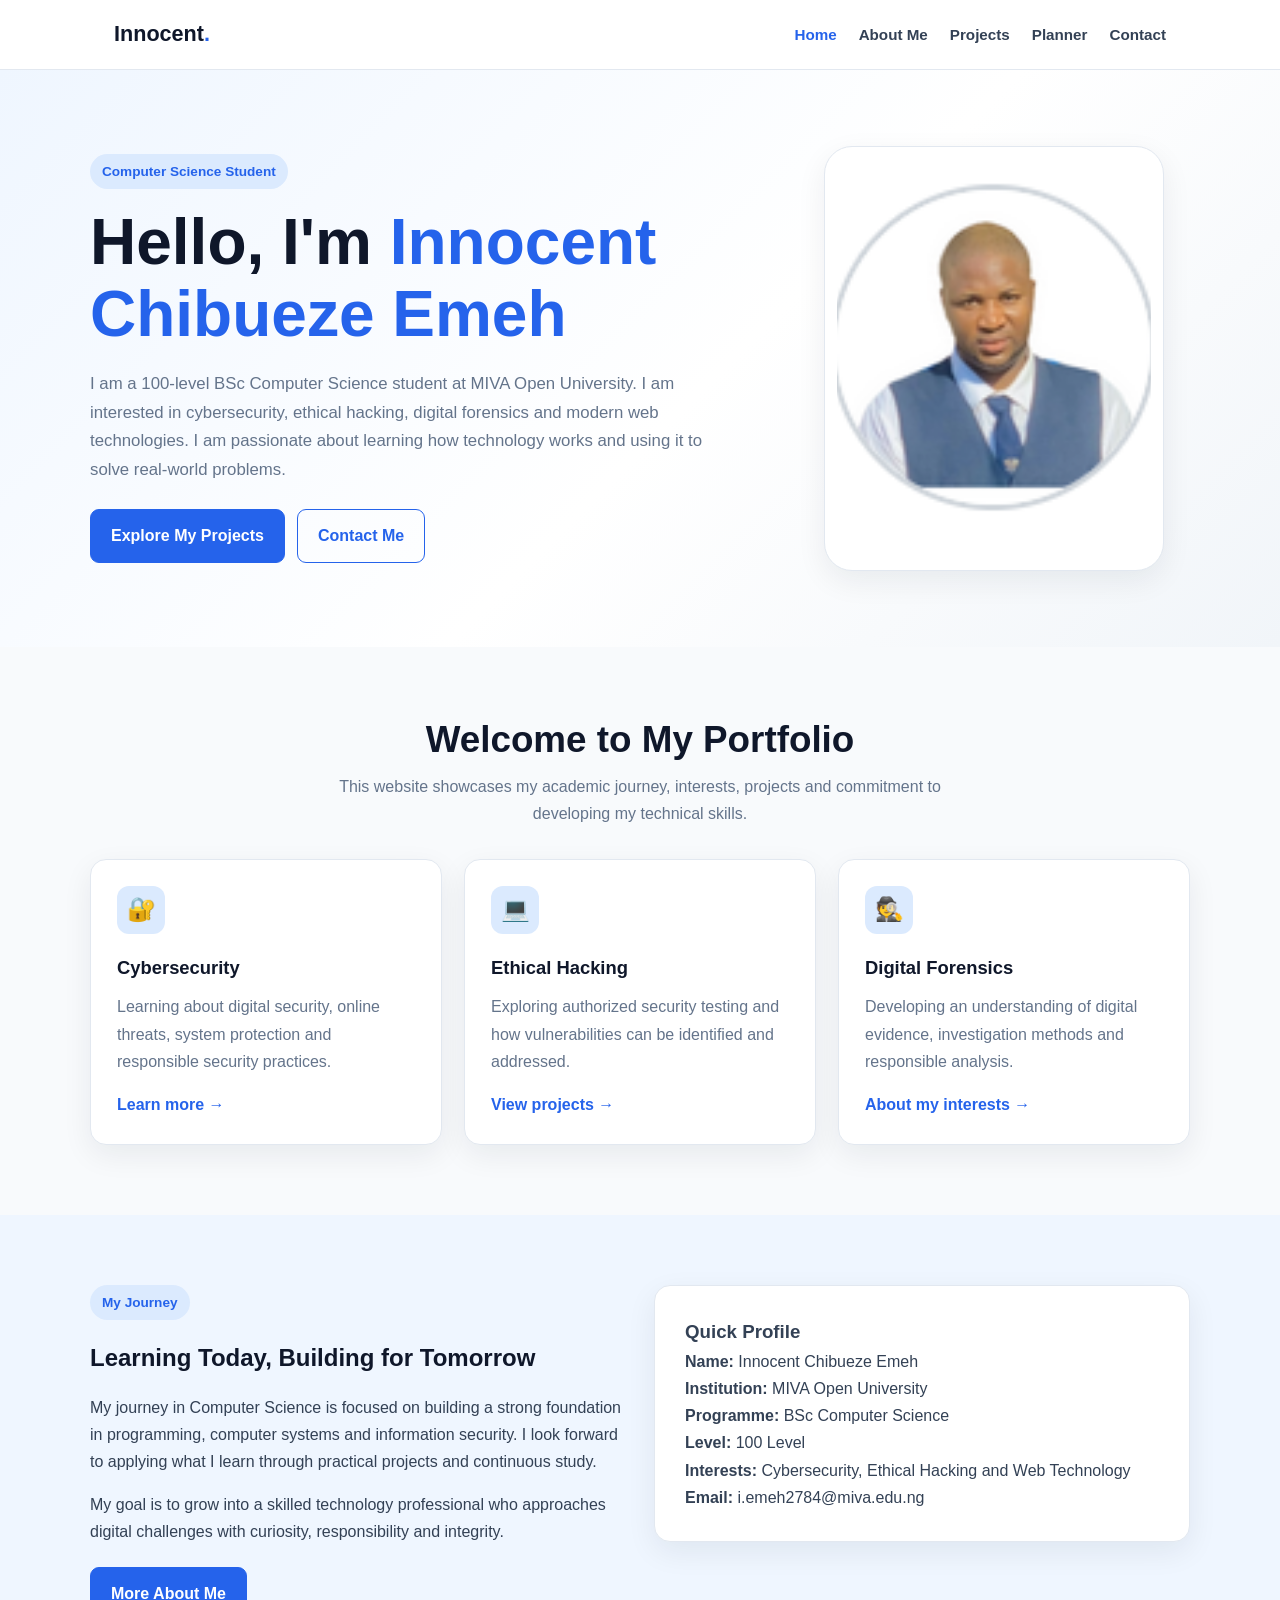
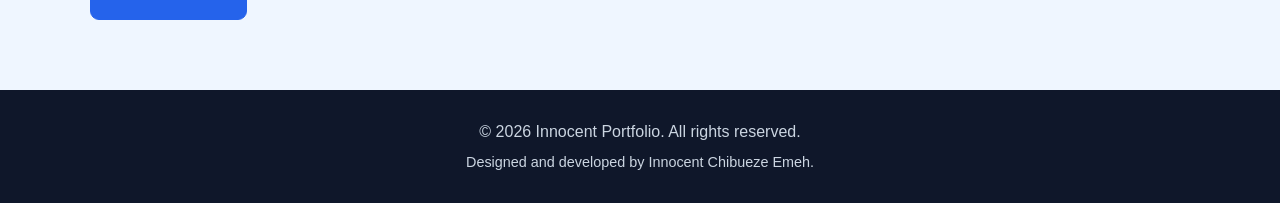
<file: innocent-portfolio/index.html>
<!DOCTYPE html>
<html lang="en">
<head>
    <meta charset="UTF-8">
    <meta name="viewport" content="width=device-width, initial-scale=1.0">
    <meta name="description" content="The personal portfolio of Innocent Chibueze Emeh, a Computer Science student interested in cybersecurity and web technology.">
    <title>Home | Innocent Portfolio</title>
    <link rel="stylesheet" href="css/style.css">
    <script src="js/script.js" defer></script>
</head>
<body>

<header class="site-header">
    <nav class="navbar container">
        <a href="index.html" class="logo">Innocent<span>.</span></a>
        <ul class="nav-links">
            <li><a href="index.html" class="active">Home</a></li>
            <li><a href="about.html">About Me</a></li>
            <li><a href="projects.html">Projects</a></li>
            <li><a href="planner.html">Planner</a></li>
            <li><a href="contact.html">Contact</a></li>
        </ul>
    </nav>
</header>

<main>
    <section class="hero">
        <div class="container hero-grid">
            <div class="hero-content">
                <span class="eyebrow">Computer Science Student</span>
                <h1>Hello, I'm <span>Innocent Chibueze Emeh</span></h1>
                <p>
                    I am a 100-level BSc Computer Science student at MIVA Open University.
                    I am interested in cybersecurity, ethical hacking, digital forensics
                    and modern web technologies. I am passionate about learning how
                    technology works and using it to solve real-world problems.
                </p>
                <div class="hero-actions">
                    <a href="projects.html" class="btn">Explore My Projects</a>
                    <a href="contact.html" class="btn btn-outline">Contact Me</a>
                </div>
            </div>

            <div class="profile-frame">
                <div class="profile-placeholder" id="profile-placeholder">
                    <span class="photo-icon">👤</span>
                    <strong>Your Photo Goes Here</strong>
                    <small>Add your picture later as images/profile.jpg</small>
                </div>
                <img src="images/profile.jpg"
                     alt="Portrait of Innocent Chibueze Emeh"
                     id="profile-photo"
                     hidden>
            </div>
        </div>
    </section>

    <section class="section">
        <div class="container">
            <div class="section-heading">
                <h2>Welcome to My Portfolio</h2>
                <p>
                    This website showcases my academic journey, interests,
                    projects and commitment to developing my technical skills.
                </p>
            </div>

            <div class="card-grid">
                <article class="card">
                    <div class="card-icon">🔐</div>
                    <h3>Cybersecurity</h3>
                    <p>
                        Learning about digital security, online threats,
                        system protection and responsible security practices.
                    </p>
                    <a href="about.html" class="card-link">Learn more →</a>
                </article>

                <article class="card">
                    <div class="card-icon">💻</div>
                    <h3>Ethical Hacking</h3>
                    <p>
                        Exploring authorized security testing and how
                        vulnerabilities can be identified and addressed.
                    </p>
                    <a href="projects.html" class="card-link">View projects →</a>
                </article>

                <article class="card">
                    <div class="card-icon">🕵️</div>
                    <h3>Digital Forensics</h3>
                    <p>
                        Developing an understanding of digital evidence,
                        investigation methods and responsible analysis.
                    </p>
                    <a href="about.html" class="card-link">About my interests →</a>
                </article>
            </div>
        </div>
    </section>

    <section class="section" style="background: #eff6ff;">
        <div class="container two-column">
            <div>
                <span class="eyebrow">My Journey</span>
                <h2 style="color:#0f172a; margin-bottom:15px;">Learning Today, Building for Tomorrow</h2>
                <p>
                    My journey in Computer Science is focused on building a strong
                    foundation in programming, computer systems and information
                    security. I look forward to applying what I learn through
                    practical projects and continuous study.
                </p>
                <p style="margin-top:15px;">
                    My goal is to grow into a skilled technology professional
                    who approaches digital challenges with curiosity,
                    responsibility and integrity.
                </p>
                <a href="about.html" class="btn" style="margin-top:22px;">More About Me</a>
            </div>

            <div class="info-panel">
                <h3>Quick Profile</h3>
                <p><strong>Name:</strong> Innocent Chibueze Emeh</p>
                <p><strong>Institution:</strong> MIVA Open University</p>
                <p><strong>Programme:</strong> BSc Computer Science</p>
                <p><strong>Level:</strong> 100 Level</p>
                <p><strong>Interests:</strong> Cybersecurity, Ethical Hacking and Web Technology</p>
                <p><strong>Email:</strong> i.emeh2784@miva.edu.ng</p>
            </div>
        </div>
    </section>
</main>

<footer class="site-footer">
    <p>© <span class="current-year">2026</span> Innocent Portfolio. All rights reserved.</p>
    <p>Designed and developed by Innocent Chibueze Emeh.</p>
</footer>

</body>
</html>
</file>
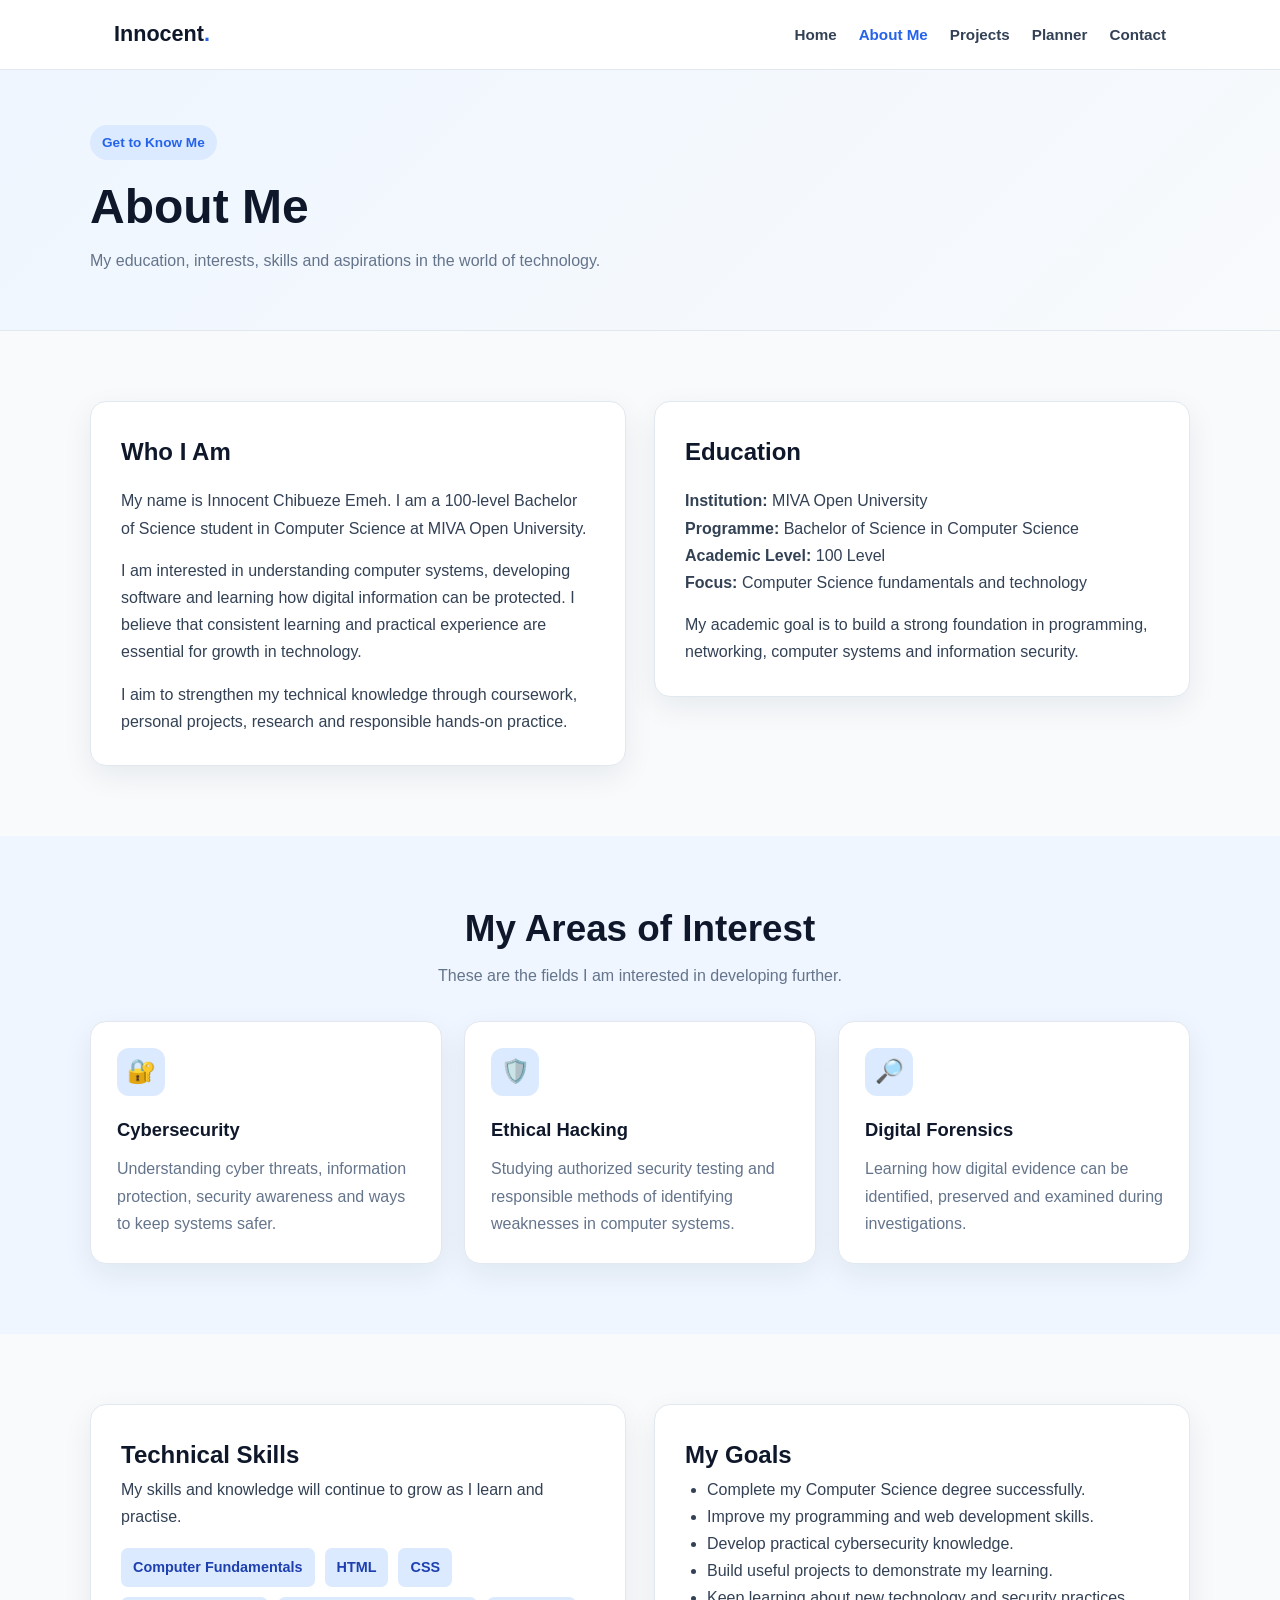
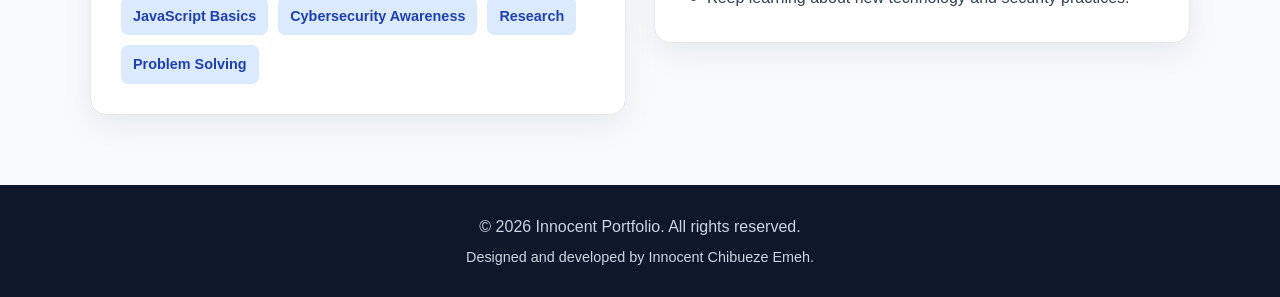
<file: innocent-portfolio/about.html>
<!DOCTYPE html>
<html lang="en">
<head>
    <meta charset="UTF-8">
    <meta name="viewport" content="width=device-width, initial-scale=1.0">
    <meta name="description" content="Learn about Innocent Chibueze Emeh, his education, skills and interests in Computer Science.">
    <title>About Me | Innocent Portfolio</title>
    <link rel="stylesheet" href="css/style.css">
    <script src="js/script.js" defer></script>
</head>
<body>

<header class="site-header">
    <nav class="navbar container">
        <a href="index.html" class="logo">Innocent<span>.</span></a>
        <ul class="nav-links">
            <li><a href="index.html">Home</a></li>
            <li><a href="about.html" class="active">About Me</a></li>
            <li><a href="projects.html">Projects</a></li>
            <li><a href="planner.html">Planner</a></li>
            <li><a href="contact.html">Contact</a></li>
        </ul>
    </nav>
</header>

<main>
    <section class="page-heading">
        <div class="container">
            <span class="eyebrow">Get to Know Me</span>
            <h1>About Me</h1>
            <p>My education, interests, skills and aspirations in the world of technology.</p>
        </div>
    </section>

    <section class="section">
        <div class="container two-column">
            <article class="info-panel">
                <h2 style="color:#0f172a; margin-bottom:15px;">Who I Am</h2>
                <p>
                    My name is Innocent Chibueze Emeh. I am a 100-level
                    Bachelor of Science student in Computer Science at
                    MIVA Open University.
                </p>
                <p style="margin-top:15px;">
                    I am interested in understanding computer systems,
                    developing software and learning how digital information
                    can be protected. I believe that consistent learning
                    and practical experience are essential for growth in technology.
                </p>
                <p style="margin-top:15px;">
                    I aim to strengthen my technical knowledge through
                    coursework, personal projects, research and responsible
                    hands-on practice.
                </p>
            </article>

            <article class="info-panel">
                <h2 style="color:#0f172a; margin-bottom:15px;">Education</h2>
                <p><strong>Institution:</strong> MIVA Open University</p>
                <p><strong>Programme:</strong> Bachelor of Science in Computer Science</p>
                <p><strong>Academic Level:</strong> 100 Level</p>
                <p><strong>Focus:</strong> Computer Science fundamentals and technology</p>
                <p style="margin-top:15px;">
                    My academic goal is to build a strong foundation in
                    programming, networking, computer systems and information security.
                </p>
            </article>
        </div>
    </section>

    <section class="section" style="background:#eff6ff;">
        <div class="container">
            <div class="section-heading">
                <h2>My Areas of Interest</h2>
                <p>These are the fields I am interested in developing further.</p>
            </div>

            <div class="card-grid">
                <article class="card">
                    <div class="card-icon">🔐</div>
                    <h3>Cybersecurity</h3>
                    <p>
                        Understanding cyber threats, information protection,
                        security awareness and ways to keep systems safer.
                    </p>
                </article>

                <article class="card">
                    <div class="card-icon">🛡️</div>
                    <h3>Ethical Hacking</h3>
                    <p>
                        Studying authorized security testing and responsible
                        methods of identifying weaknesses in computer systems.
                    </p>
                </article>

                <article class="card">
                    <div class="card-icon">🔎</div>
                    <h3>Digital Forensics</h3>
                    <p>
                        Learning how digital evidence can be identified,
                        preserved and examined during investigations.
                    </p>
                </article>
            </div>
        </div>
    </section>

    <section class="section">
        <div class="container two-column">
            <article class="info-panel">
                <h2 style="color:#0f172a;">Technical Skills</h2>
                <p>My skills and knowledge will continue to grow as I learn and practise.</p>
                <div class="skills-list">
                    <span class="skill-tag">Computer Fundamentals</span>
                    <span class="skill-tag">HTML</span>
                    <span class="skill-tag">CSS</span>
                    <span class="skill-tag">JavaScript Basics</span>
                    <span class="skill-tag">Cybersecurity Awareness</span>
                    <span class="skill-tag">Research</span>
                    <span class="skill-tag">Problem Solving</span>
                </div>
            </article>

            <article class="info-panel">
                <h2 style="color:#0f172a;">My Goals</h2>
                <ul>
                    <li>Complete my Computer Science degree successfully.</li>
                    <li>Improve my programming and web development skills.</li>
                    <li>Develop practical cybersecurity knowledge.</li>
                    <li>Build useful projects to demonstrate my learning.</li>
                    <li>Keep learning about new technology and security practices.</li>
                </ul>
            </article>
        </div>
    </section>
</main>

<footer class="site-footer">
    <p>© <span class="current-year">2026</span> Innocent Portfolio. All rights reserved.</p>
    <p>Designed and developed by Innocent Chibueze Emeh.</p>
</footer>

</body>
</html>
</file>
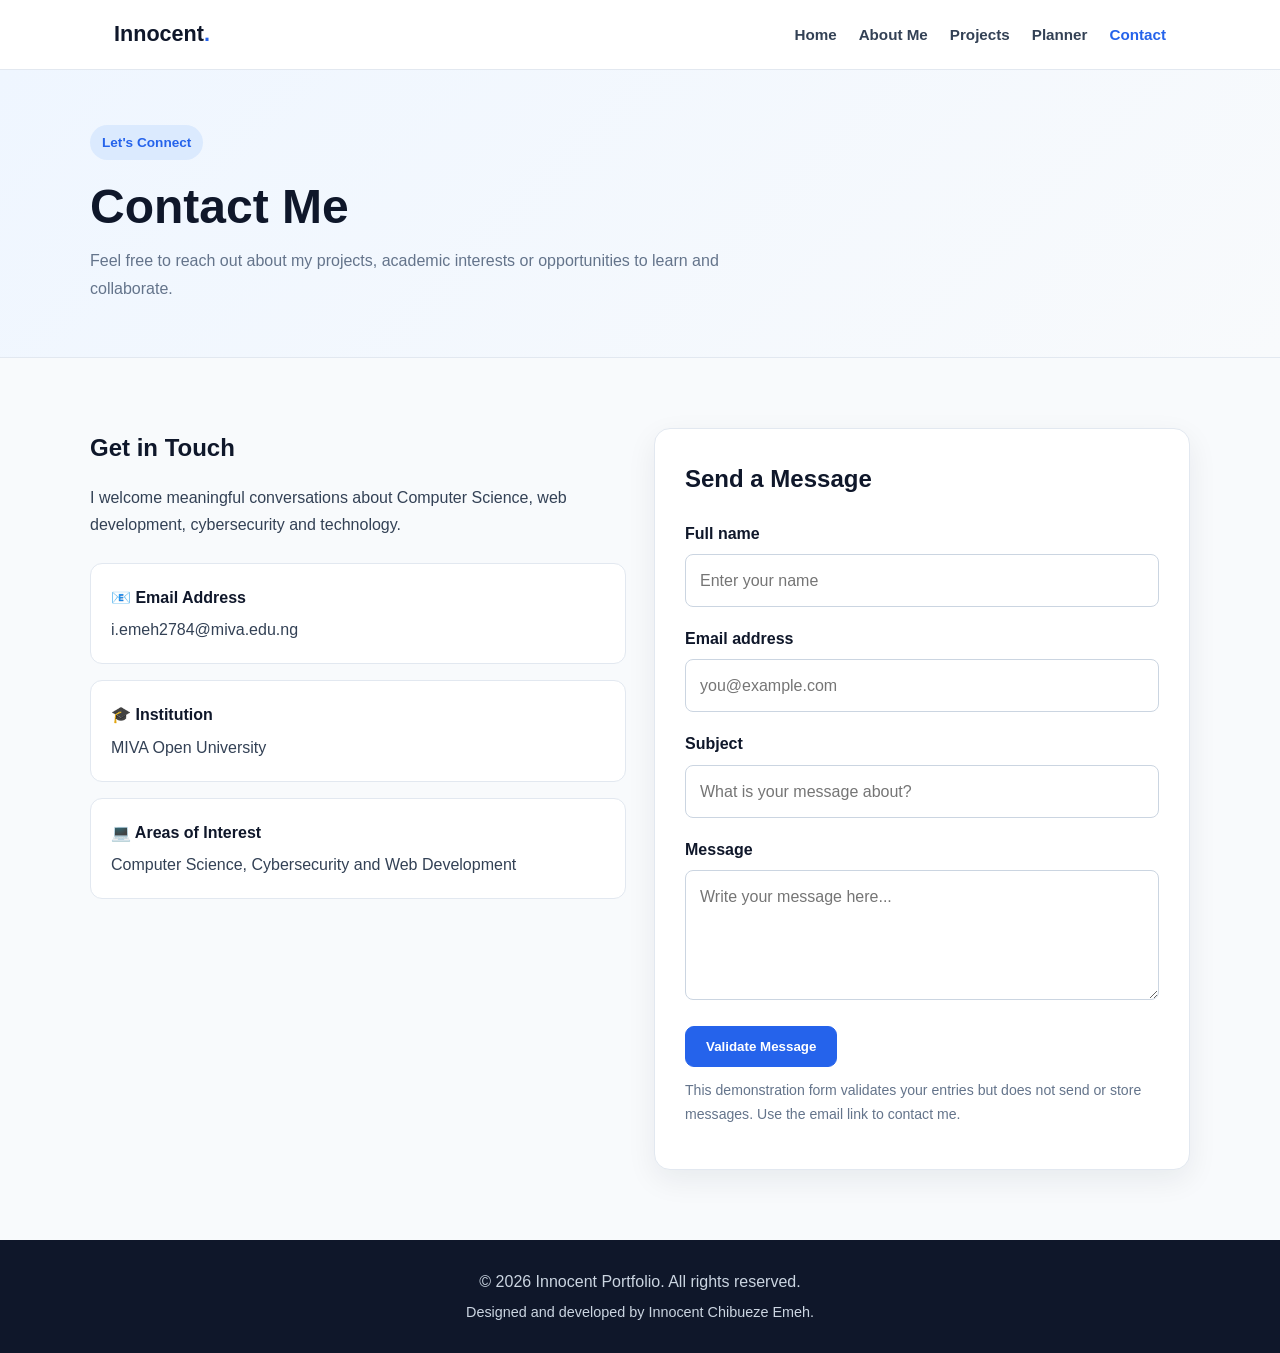
<file: innocent-portfolio/contact.html>
<!DOCTYPE html>
<html lang="en">
<head>
    <meta charset="UTF-8">
    <meta name="viewport" content="width=device-width, initial-scale=1.0">
    <meta name="description" content="Contact Innocent Chibueze Emeh about Computer Science, projects and technology.">
    <title>Contact | Innocent Portfolio</title>
    <link rel="stylesheet" href="css/style.css">
    <script src="js/script.js" defer></script>
</head>
<body>

<header class="site-header">
    <nav class="navbar container">
        <a href="index.html" class="logo">Innocent<span>.</span></a>
        <ul class="nav-links">
            <li><a href="index.html">Home</a></li>
            <li><a href="about.html">About Me</a></li>
            <li><a href="projects.html">Projects</a></li>
            <li><a href="planner.html">Planner</a></li>
            <li><a href="contact.html" class="active">Contact</a></li>
        </ul>
    </nav>
</header>

<main>
    <section class="page-heading">
        <div class="container">
            <span class="eyebrow">Let's Connect</span>
            <h1>Contact Me</h1>
            <p>
                Feel free to reach out about my projects, academic interests
                or opportunities to learn and collaborate.
            </p>
        </div>
    </section>

    <section class="section">
        <div class="container two-column">
            <div>
                <h2 style="color:#0f172a; margin-bottom:15px;">Get in Touch</h2>
                <p style="margin-bottom:25px;">
                    I welcome meaningful conversations about Computer Science,
                    web development, cybersecurity and technology.
                </p>

                <div class="contact-details">
                    <div class="contact-item">
                        <strong>📧 Email Address</strong>
                        <a href="mailto:i.emeh2784@miva.edu.ng">i.emeh2784@miva.edu.ng</a>
                    </div>

                    <div class="contact-item">
                        <strong>🎓 Institution</strong>
                        <p>MIVA Open University</p>
                    </div>

                    <div class="contact-item">
                        <strong>💻 Areas of Interest</strong>
                        <p>Computer Science, Cybersecurity and Web Development</p>
                    </div>
                </div>
            </div>

            <div class="form-card">
                <h2 style="color:#0f172a; margin-bottom:20px;">Send a Message</h2>

                <form id="contact-form">
                    <div class="form-group">
                        <label for="name">Full name</label>
                        <input type="text" id="name" name="name"
                               placeholder="Enter your name" required>
                    </div>

                    <div class="form-group">
                        <label for="email">Email address</label>
                        <input type="email" id="email" name="email"
                               placeholder="you@example.com" required>
                    </div>

                    <div class="form-group">
                        <label for="subject">Subject</label>
                        <input type="text" id="subject" name="subject"
                               placeholder="What is your message about?" required>
                    </div>

                    <div class="form-group">
                        <label for="message">Message</label>
                        <textarea id="message" name="message"
                                  placeholder="Write your message here..." required></textarea>
                    </div>

                    <button type="submit" class="btn">Validate Message</button>
                    <p class="form-note">
                        This demonstration form validates your entries but does not
                        send or store messages. Use the email link to contact me.
                    </p>
                    <p id="form-feedback" role="status" aria-live="polite"
                       style="margin-top:12px;"></p>
                </form>
            </div>
        </div>
    </section>
</main>

<footer class="site-footer">
    <p>© <span class="current-year">2026</span> Innocent Portfolio. All rights reserved.</p>
    <p>Designed and developed by Innocent Chibueze Emeh.</p>
</footer>

</body>
</html>
</file>
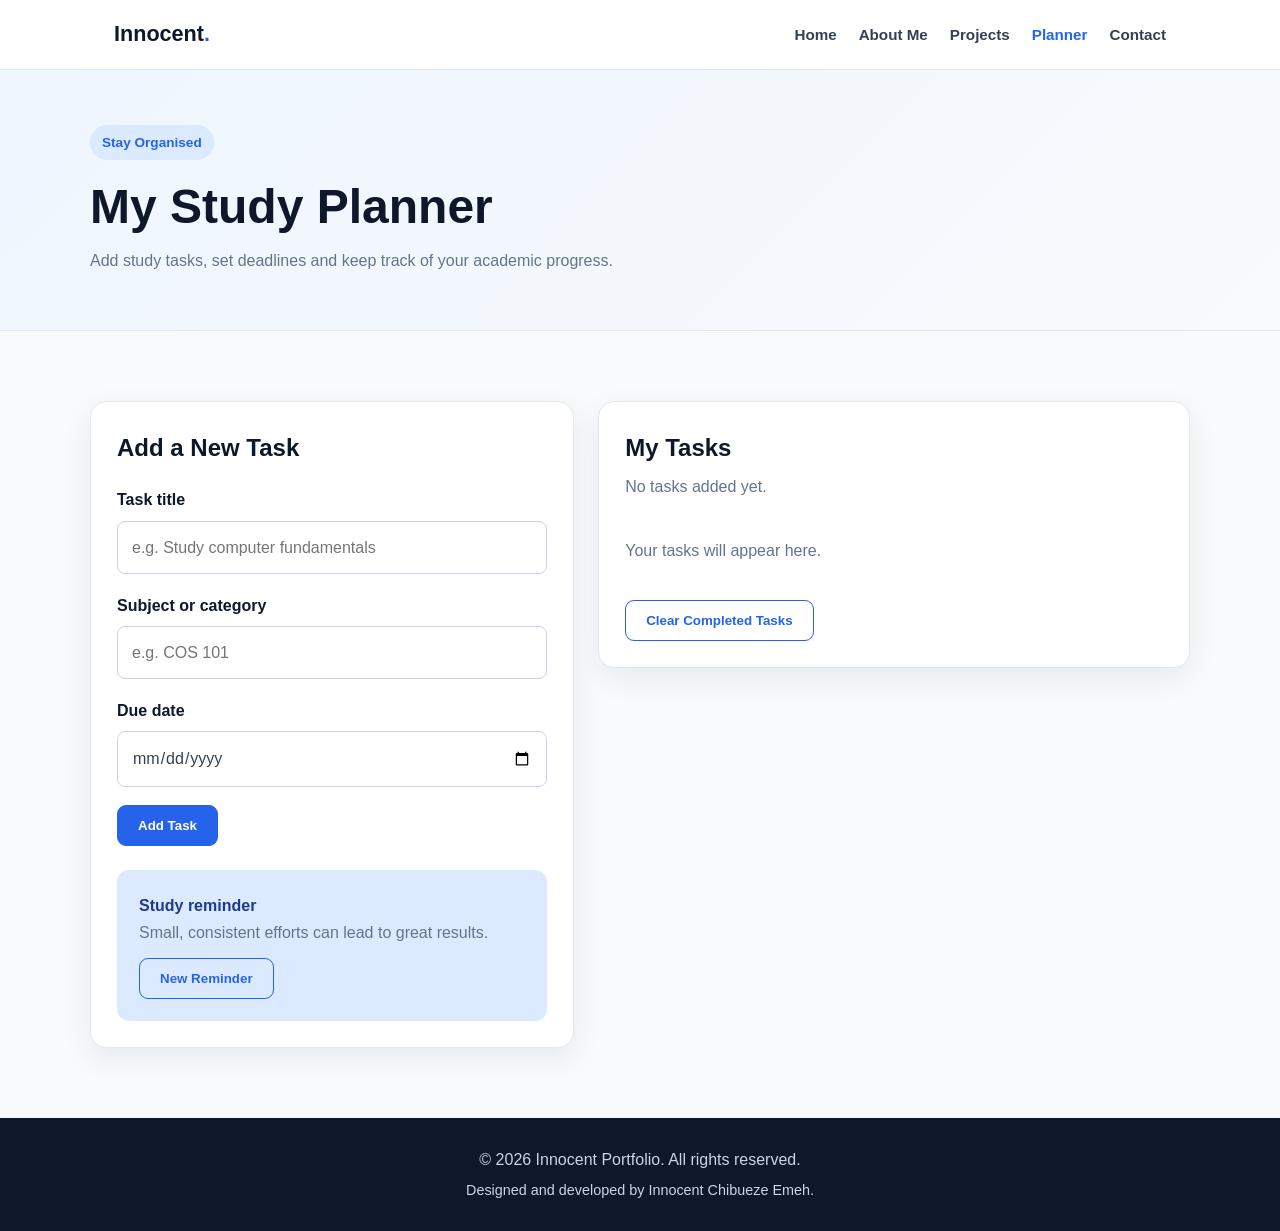
<file: innocent-portfolio/planner.html>
<!DOCTYPE html>
<html lang="en">
<head>
    <meta charset="UTF-8">
    <meta name="viewport" content="width=device-width, initial-scale=1.0">
    <meta name="description" content="An academic task planner for organising study tasks and tracking progress.">
    <title>Study Planner | Innocent Portfolio</title>
    <link rel="stylesheet" href="css/style.css">
    <script src="js/script.js" defer></script>
</head>
<body>

<header class="site-header">
    <nav class="navbar container">
        <a href="index.html" class="logo">Innocent<span>.</span></a>
        <ul class="nav-links">
            <li><a href="index.html">Home</a></li>
            <li><a href="about.html">About Me</a></li>
            <li><a href="projects.html">Projects</a></li>
            <li><a href="planner.html" class="active">Planner</a></li>
            <li><a href="contact.html">Contact</a></li>
        </ul>
    </nav>
</header>

<main>
    <section class="page-heading">
        <div class="container">
            <span class="eyebrow">Stay Organised</span>
            <h1>My Study Planner</h1>
            <p>Add study tasks, set deadlines and keep track of your academic progress.</p>
        </div>
    </section>

    <section class="section">
        <div class="container">
            <div class="planner-layout">
                <section class="card">
                    <h2 style="color:#0f172a; margin-bottom:18px;">Add a New Task</h2>

                    <form id="task-form">
                        <div class="form-group">
                            <label for="task-title">Task title</label>
                            <input type="text" id="task-title" name="task-title"
                                   placeholder="e.g. Study computer fundamentals" required>
                        </div>

                        <div class="form-group">
                            <label for="task-subject">Subject or category</label>
                            <input type="text" id="task-subject" name="task-subject"
                                   placeholder="e.g. COS 101">
                        </div>

                        <div class="form-group">
                            <label for="task-date">Due date</label>
                            <input type="date" id="task-date" name="task-date">
                        </div>

                        <button type="submit" class="btn">Add Task</button>
                    </form>

                    <div class="quote-box">
                        <strong>Study reminder</strong>
                        <p id="study-quote">
                            Small, consistent efforts can lead to great results.
                        </p>
                        <button type="button" id="new-quote" class="btn btn-outline"
                                style="margin-top:12px;">New Reminder</button>
                    </div>
                </section>

                <section class="card">
                    <h2 style="color:#0f172a;">My Tasks</h2>
                    <p id="task-summary" style="color:#64748b; margin-top:5px;">
                        No tasks added yet.
                    </p>
                    <ul id="task-list" class="task-list">
                        <li class="empty-message">Your tasks will appear here.</li>
                    </ul>
                    <button type="button" id="clear-completed" class="btn btn-outline"
                            style="margin-top:18px;">Clear Completed Tasks</button>
                </section>
            </div>
        </div>
    </section>
</main>

<footer class="site-footer">
    <p>© <span class="current-year">2026</span> Innocent Portfolio. All rights reserved.</p>
    <p>Designed and developed by Innocent Chibueze Emeh.</p>
</footer>

</body>
</html>
</file>
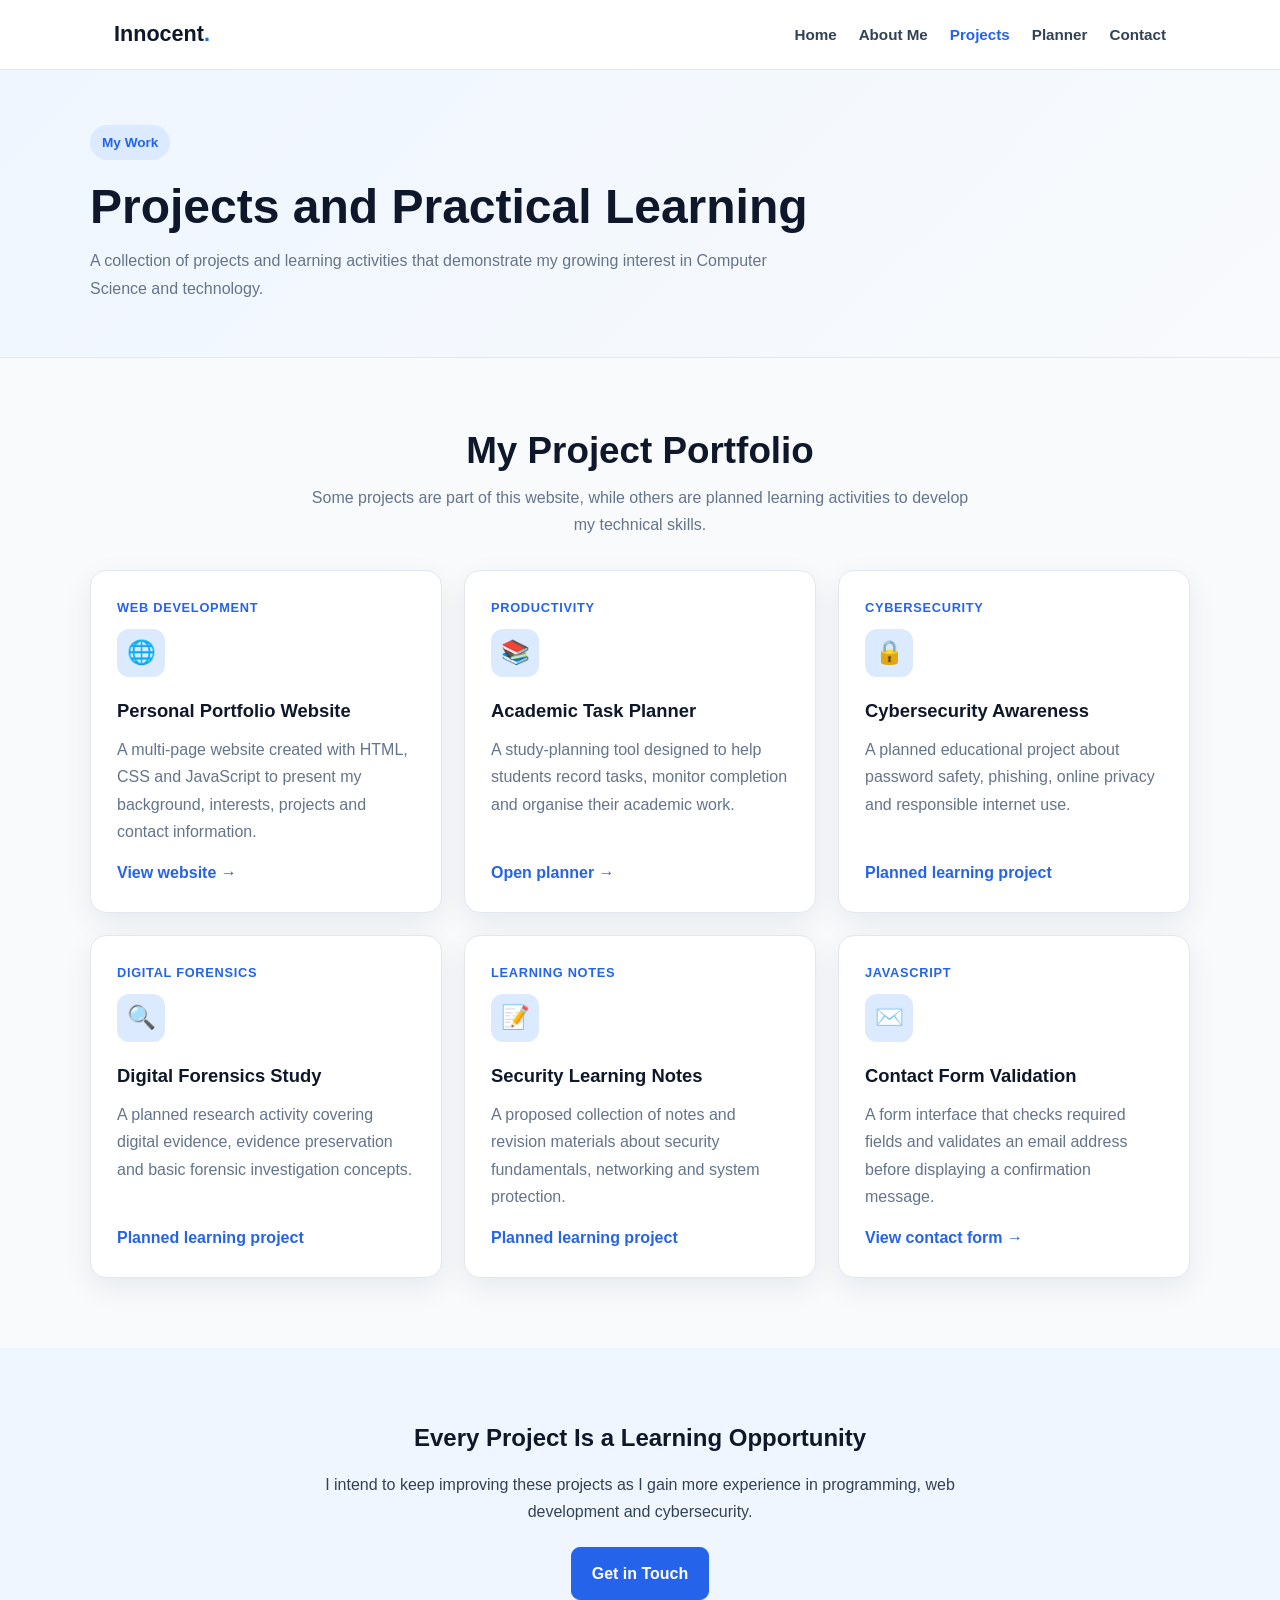
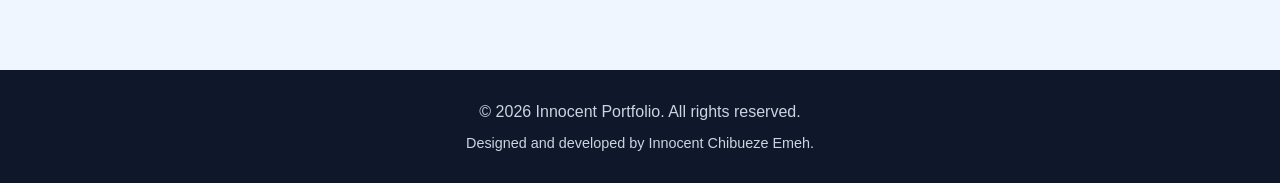
<file: innocent-portfolio/projects.html>
<!DOCTYPE html>
<html lang="en">
<head>
    <meta charset="UTF-8">
    <meta name="viewport" content="width=device-width, initial-scale=1.0">
    <meta name="description" content="Explore projects and practical learning activities by Innocent Chibueze Emeh.">
    <title>Projects | Innocent Portfolio</title>
    <link rel="stylesheet" href="css/style.css">
    <script src="js/script.js" defer></script>
</head>
<body>

<header class="site-header">
    <nav class="navbar container">
        <a href="index.html" class="logo">Innocent<span>.</span></a>
        <ul class="nav-links">
            <li><a href="index.html">Home</a></li>
            <li><a href="about.html">About Me</a></li>
            <li><a href="projects.html" class="active">Projects</a></li>
            <li><a href="planner.html">Planner</a></li>
            <li><a href="contact.html">Contact</a></li>
        </ul>
    </nav>
</header>

<main>
    <section class="page-heading">
        <div class="container">
            <span class="eyebrow">My Work</span>
            <h1>Projects and Practical Learning</h1>
            <p>
                A collection of projects and learning activities that demonstrate
                my growing interest in Computer Science and technology.
            </p>
        </div>
    </section>

    <section class="section">
        <div class="container">
            <div class="section-heading">
                <h2>My Project Portfolio</h2>
                <p>
                    Some projects are part of this website, while others are
                    planned learning activities to develop my technical skills.
                </p>
            </div>

            <div class="card-grid">
                <article class="card project-card">
                    <span class="project-type">Web Development</span>
                    <div class="card-icon">🌐</div>
                    <h3>Personal Portfolio Website</h3>
                    <p>
                        A multi-page website created with HTML, CSS and JavaScript
                        to present my background, interests, projects and contact information.
                    </p>
                    <a href="index.html" class="card-link">View website →</a>
                </article>

                <article class="card project-card">
                    <span class="project-type">Productivity</span>
                    <div class="card-icon">📚</div>
                    <h3>Academic Task Planner</h3>
                    <p>
                        A study-planning tool designed to help students record
                        tasks, monitor completion and organise their academic work.
                    </p>
                    <a href="planner.html" class="card-link">Open planner →</a>
                </article>

                <article class="card project-card">
                    <span class="project-type">Cybersecurity</span>
                    <div class="card-icon">🔒</div>
                    <h3>Cybersecurity Awareness</h3>
                    <p>
                        A planned educational project about password safety,
                        phishing, online privacy and responsible internet use.
                    </p>
                    <span class="card-link">Planned learning project</span>
                </article>

                <article class="card project-card">
                    <span class="project-type">Digital Forensics</span>
                    <div class="card-icon">🔍</div>
                    <h3>Digital Forensics Study</h3>
                    <p>
                        A planned research activity covering digital evidence,
                        evidence preservation and basic forensic investigation concepts.
                    </p>
                    <span class="card-link">Planned learning project</span>
                </article>

                <article class="card project-card">
                    <span class="project-type">Learning Notes</span>
                    <div class="card-icon">📝</div>
                    <h3>Security Learning Notes</h3>
                    <p>
                        A proposed collection of notes and revision materials
                        about security fundamentals, networking and system protection.
                    </p>
                    <span class="card-link">Planned learning project</span>
                </article>

                <article class="card project-card">
                    <span class="project-type">JavaScript</span>
                    <div class="card-icon">✉️</div>
                    <h3>Contact Form Validation</h3>
                    <p>
                        A form interface that checks required fields and validates
                        an email address before displaying a confirmation message.
                    </p>
                    <a href="contact.html" class="card-link">View contact form →</a>
                </article>
            </div>
        </div>
    </section>

    <section class="section" style="background:#eff6ff;">
        <div class="container" style="text-align:center;">
            <h2 style="color:#0f172a; margin-bottom:12px;">Every Project Is a Learning Opportunity</h2>
            <p style="max-width:700px; margin:0 auto 22px;">
                I intend to keep improving these projects as I gain more experience
                in programming, web development and cybersecurity.
            </p>
            <a href="contact.html" class="btn">Get in Touch</a>
        </div>
    </section>
</main>

<footer class="site-footer">
    <p>© <span class="current-year">2026</span> Innocent Portfolio. All rights reserved.</p>
    <p>Designed and developed by Innocent Chibueze Emeh.</p>
</footer>

</body>
</html>
</file>
<file: innocent-portfolio/css/style.css>
/* INNOCENT PORTFOLIO - MAIN STYLESHEET */

:root {
    --primary: #2563eb;
    --primary-dark: #1d4ed8;
    --dark: #0f172a;
    --text: #334155;
    --muted: #64748b;
    --light: #f8fafc;
    --white: #ffffff;
    --border: #e2e8f0;
    --accent: #dbeafe;
    --radius: 16px;
    --shadow: 0 10px 30px rgba(15, 23, 42, 0.07);
}

* {
    margin: 0;
    padding: 0;
    box-sizing: border-box;
}

html {
    scroll-behavior: smooth;
}

body {
    font-family: Arial, Helvetica, sans-serif;
    background: var(--light);
    color: var(--text);
    line-height: 1.7;
}

a {
    color: inherit;
    text-decoration: none;
}

ul {
    padding-left: 22px;
}

img {
    max-width: 100%;
    display: block;
}

/* NAVIGATION */

.site-header {
    background: var(--white);
    border-bottom: 1px solid var(--border);
    position: sticky;
    top: 0;
    z-index: 100;
}

.navbar {
    max-width: 1150px;
    margin: auto;
    padding: 16px 24px;
    display: flex;
    align-items: center;
    justify-content: space-between;
    gap: 24px;
}

.logo {
    font-size: 1.35rem;
    font-weight: 800;
    color: var(--dark);
    white-space: nowrap;
}

.logo span {
    color: var(--primary);
}

.nav-links {
    display: flex;
    align-items: center;
    gap: 22px;
    list-style: none;
    padding: 0;
}

.nav-links a {
    color: var(--text);
    font-size: 0.95rem;
    font-weight: 600;
    transition: color 0.2s;
}

.nav-links a:hover,
.nav-links a.active {
    color: var(--primary);
}

/* GENERAL LAYOUT */

main {
    min-height: 70vh;
}

.container {
    width: min(1100px, 92%);
    margin: 0 auto;
}

.section {
    padding: 70px 0;
}

.section-heading {
    margin-bottom: 32px;
    text-align: center;
}

.section-heading h2 {
    color: var(--dark);
    font-size: clamp(1.7rem, 3vw, 2.3rem);
    line-height: 1.25;
    margin-bottom: 10px;
}

.section-heading p {
    color: var(--muted);
    max-width: 680px;
    margin: 0 auto;
}

.page-heading {
    background: linear-gradient(135deg, #eff6ff, #f8fafc);
    padding: 55px 0;
    border-bottom: 1px solid var(--border);
}

.page-heading h1 {
    color: var(--dark);
    font-size: clamp(2rem, 4vw, 3rem);
    line-height: 1.2;
    margin-bottom: 12px;
}

.page-heading p {
    color: var(--muted);
    max-width: 700px;
}

/* BUTTONS */

.btn {
    display: inline-flex;
    justify-content: center;
    align-items: center;
    gap: 8px;
    padding: 12px 20px;
    border-radius: 9px;
    border: 1px solid var(--primary);
    background: var(--primary);
    color: var(--white);
    font-weight: 700;
    cursor: pointer;
    transition: 0.2s;
}

.btn:hover {
    background: var(--primary-dark);
    transform: translateY(-1px);
}

.btn-outline {
    background: transparent;
    color: var(--primary);
}

.btn-outline:hover {
    color: var(--white);
}

/* HOME HERO */

.hero {
    padding: 76px 0;
    background: linear-gradient(135deg, #eff6ff 0%, #ffffff 55%, #f1f5f9 100%);
}

.hero-grid {
    display: grid;
    grid-template-columns: 1.25fr 0.75fr;
    align-items: center;
    gap: 55px;
}

.eyebrow {
    display: inline-block;
    color: var(--primary);
    background: var(--accent);
    padding: 6px 12px;
    border-radius: 30px;
    font-size: 0.85rem;
    font-weight: 700;
    margin-bottom: 18px;
}

.hero h1 {
    color: var(--dark);
    font-size: clamp(2.3rem, 5vw, 4rem);
    line-height: 1.12;
    margin-bottom: 20px;
}

.hero h1 span {
    color: var(--primary);
}

.hero p {
    max-width: 650px;
    color: var(--muted);
    font-size: 1.05rem;
    margin-bottom: 25px;
}

.hero-actions {
    display: flex;
    flex-wrap: wrap;
    gap: 12px;
}

/* PROFILE PHOTO PLACEHOLDER */

.profile-frame {
    width: min(100%, 340px);
    aspect-ratio: 4 / 5;
    margin: auto;
    padding: 12px;
    border-radius: 28px;
    background: var(--white);
    border: 1px solid var(--border);
    box-shadow: var(--shadow);
}

.profile-placeholder {
    width: 100%;
    height: 100%;
    border-radius: 20px;
    background: linear-gradient(145deg, #dbeafe, #eff6ff, #e2e8f0);
    border: 2px dashed #93c5fd;
    display: flex;
    flex-direction: column;
    justify-content: center;
    align-items: center;
    text-align: center;
    padding: 20px;
    color: #1e40af;
}

.profile-placeholder .photo-icon {
    font-size: 3.5rem;
    margin-bottom: 12px;
}

.profile-placeholder strong {
    font-size: 1.1rem;
}

.profile-placeholder small {
    margin-top: 8px;
    color: var(--muted);
}

/* CARDS AND GRIDS */

.card-grid {
    display: grid;
    grid-template-columns: repeat(3, minmax(0, 1fr));
    gap: 22px;
}

.card {
    background: var(--white);
    border: 1px solid var(--border);
    border-radius: var(--radius);
    padding: 26px;
    box-shadow: var(--shadow);
}

.card h3 {
    color: var(--dark);
    margin-bottom: 10px;
    font-size: 1.15rem;
}

.card p {
    color: var(--muted);
}

.card-icon {
    width: 48px;
    height: 48px;
    display: grid;
    place-items: center;
    background: var(--accent);
    color: var(--primary);
    border-radius: 12px;
    font-size: 1.45rem;
    margin-bottom: 18px;
}

.card-link {
    display: inline-block;
    color: var(--primary);
    font-weight: 700;
    margin-top: 16px;
}

.info-panel {
    padding: 30px;
    border: 1px solid var(--border);
    background: var(--white);
    border-radius: var(--radius);
    box-shadow: var(--shadow);
}

.two-column {
    display: grid;
    grid-template-columns: repeat(2, minmax(0, 1fr));
    gap: 28px;
    align-items: start;
}

/* SKILLS */

.skills-list {
    display: flex;
    flex-wrap: wrap;
    gap: 10px;
    margin-top: 18px;
}

.skill-tag {
    padding: 7px 12px;
    background: var(--accent);
    color: #1e40af;
    border-radius: 7px;
    font-size: 0.9rem;
    font-weight: 600;
}

/* PROJECTS */

.project-card {
    display: flex;
    flex-direction: column;
    min-height: 100%;
}

.project-card .project-type {
    color: var(--primary);
    font-size: 0.8rem;
    font-weight: 800;
    text-transform: uppercase;
    letter-spacing: 0.7px;
    margin-bottom: 10px;
}

.project-card .card-link {
    margin-top: auto;
    padding-top: 14px;
}

/* FORMS */

.form-card {
    max-width: 760px;
    margin: 0 auto;
    padding: 30px;
    background: var(--white);
    border: 1px solid var(--border);
    border-radius: var(--radius);
    box-shadow: var(--shadow);
}

.form-group {
    margin-bottom: 18px;
}

.form-group label {
    display: block;
    color: var(--dark);
    font-weight: 700;
    margin-bottom: 7px;
}

.form-group input,
.form-group textarea,
.form-group select {
    width: 100%;
    padding: 12px 14px;
    border: 1px solid #cbd5e1;
    border-radius: 8px;
    background: var(--white);
    color: var(--text);
    font: inherit;
}

.form-group input:focus,
.form-group textarea:focus,
.form-group select:focus {
    outline: 2px solid #bfdbfe;
    border-color: var(--primary);
}

.form-group textarea {
    min-height: 130px;
    resize: vertical;
}

.form-note {
    color: var(--muted);
    font-size: 0.88rem;
    margin-top: 12px;
}

/* STUDY PLANNER */

.planner-layout {
    display: grid;
    grid-template-columns: 0.9fr 1.1fr;
    gap: 24px;
    align-items: start;
}

.task-list {
    list-style: none;
    padding: 0;
    margin-top: 18px;
}

.task-item {
    display: flex;
    align-items: flex-start;
    gap: 12px;
    padding: 14px 0;
    border-bottom: 1px solid var(--border);
}

.task-item:last-child {
    border-bottom: none;
}

.task-item input[type="checkbox"] {
    width: 18px;
    height: 18px;
    margin-top: 5px;
    accent-color: var(--primary);
}

.task-content {
    flex: 1;
    overflow-wrap: anywhere;
}

.task-content small {
    display: block;
    color: var(--muted);
}

.task-item.completed .task-content {
    text-decoration: line-through;
    color: var(--muted);
}

.delete-task {
    border: none;
    background: #fee2e2;
    color: #b91c1c;
    border-radius: 7px;
    padding: 5px 9px;
    cursor: pointer;
}

.empty-message {
    color: var(--muted);
    padding: 18px 0;
}

.quote-box {
    margin-top: 24px;
    padding: 22px;
    background: var(--accent);
    color: #1e3a8a;
    border-radius: 12px;
}

/* CONTACT */

.contact-details {
    display: grid;
    gap: 16px;
}

.contact-item {
    padding: 20px;
    border: 1px solid var(--border);
    background: var(--white);
    border-radius: 12px;
}

.contact-item strong {
    display: block;
    color: var(--dark);
    margin-bottom: 5px;
}

/* FOOTER */

.site-footer {
    background: var(--dark);
    color: #cbd5e1;
    padding: 28px 20px;
    text-align: center;
}

.site-footer p + p {
    margin-top: 5px;
    font-size: 0.9rem;
}

/* RESPONSIVE DESIGN */

@media (max-width: 850px) {
    .navbar {
        flex-direction: column;
        gap: 12px;
    }

    .nav-links {
        justify-content: center;
        flex-wrap: wrap;
        gap: 10px 18px;
    }

    .hero-grid {
        grid-template-columns: 1fr;
        gap: 35px;
    }

    .hero-content {
        text-align: center;
    }

    .hero-content p {
        margin-left: auto;
        margin-right: auto;
    }

    .hero-actions {
        justify-content: center;
    }

    .profile-frame {
        width: min(270px, 85%);
    }

    .card-grid {
        grid-template-columns: repeat(2, minmax(0, 1fr));
    }

    .planner-layout,
    .two-column {
        grid-template-columns: 1fr;
    }
}

@media (max-width: 560px) {
    .navbar {
        padding: 14px;
    }

    .nav-links {
        gap: 8px 14px;
    }

    .nav-links a {
        font-size: 0.85rem;
    }

    .hero {
        padding: 50px 0;
    }

    .section {
        padding: 48px 0;
    }

    .card-grid {
        grid-template-columns: 1fr;
    }

    .card,
    .info-panel,
    .form-card {
        padding: 21px;
    }

    .page-heading {
        padding: 40px 0;
    }
}
</file>
